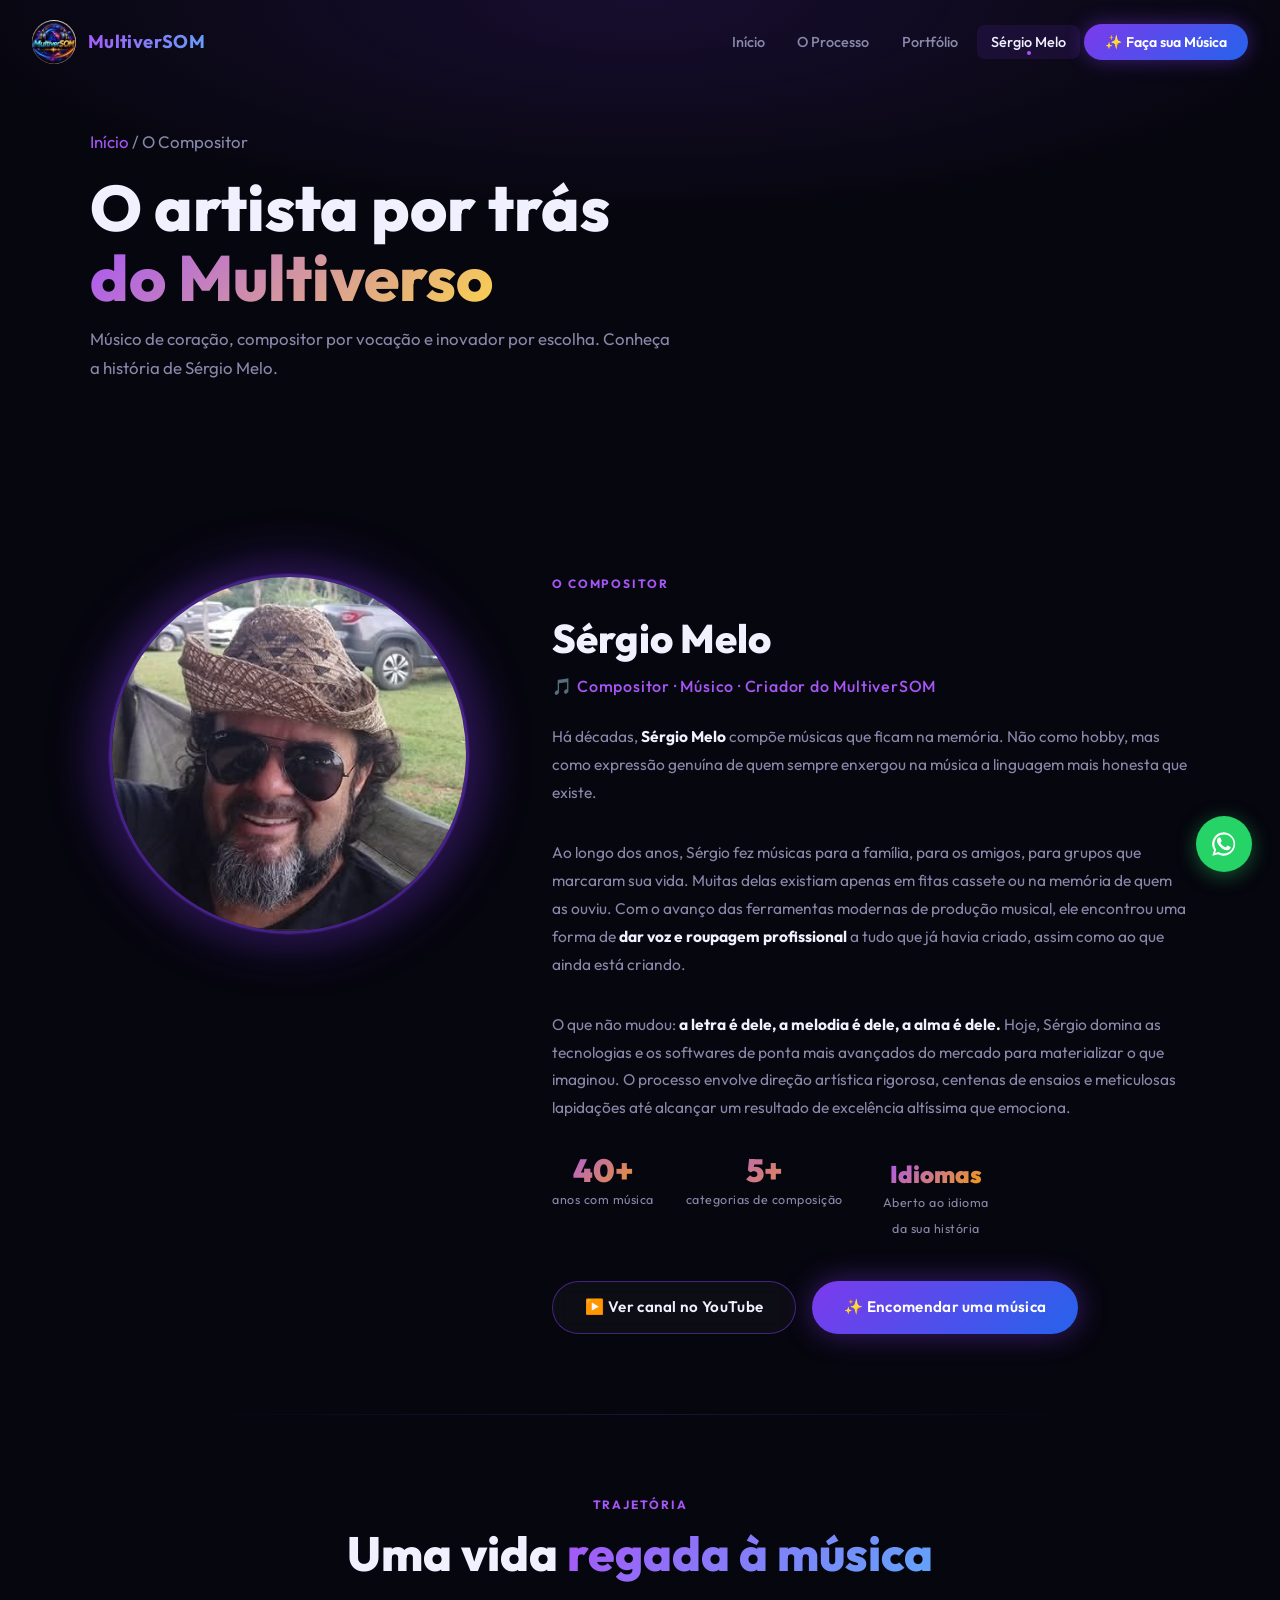
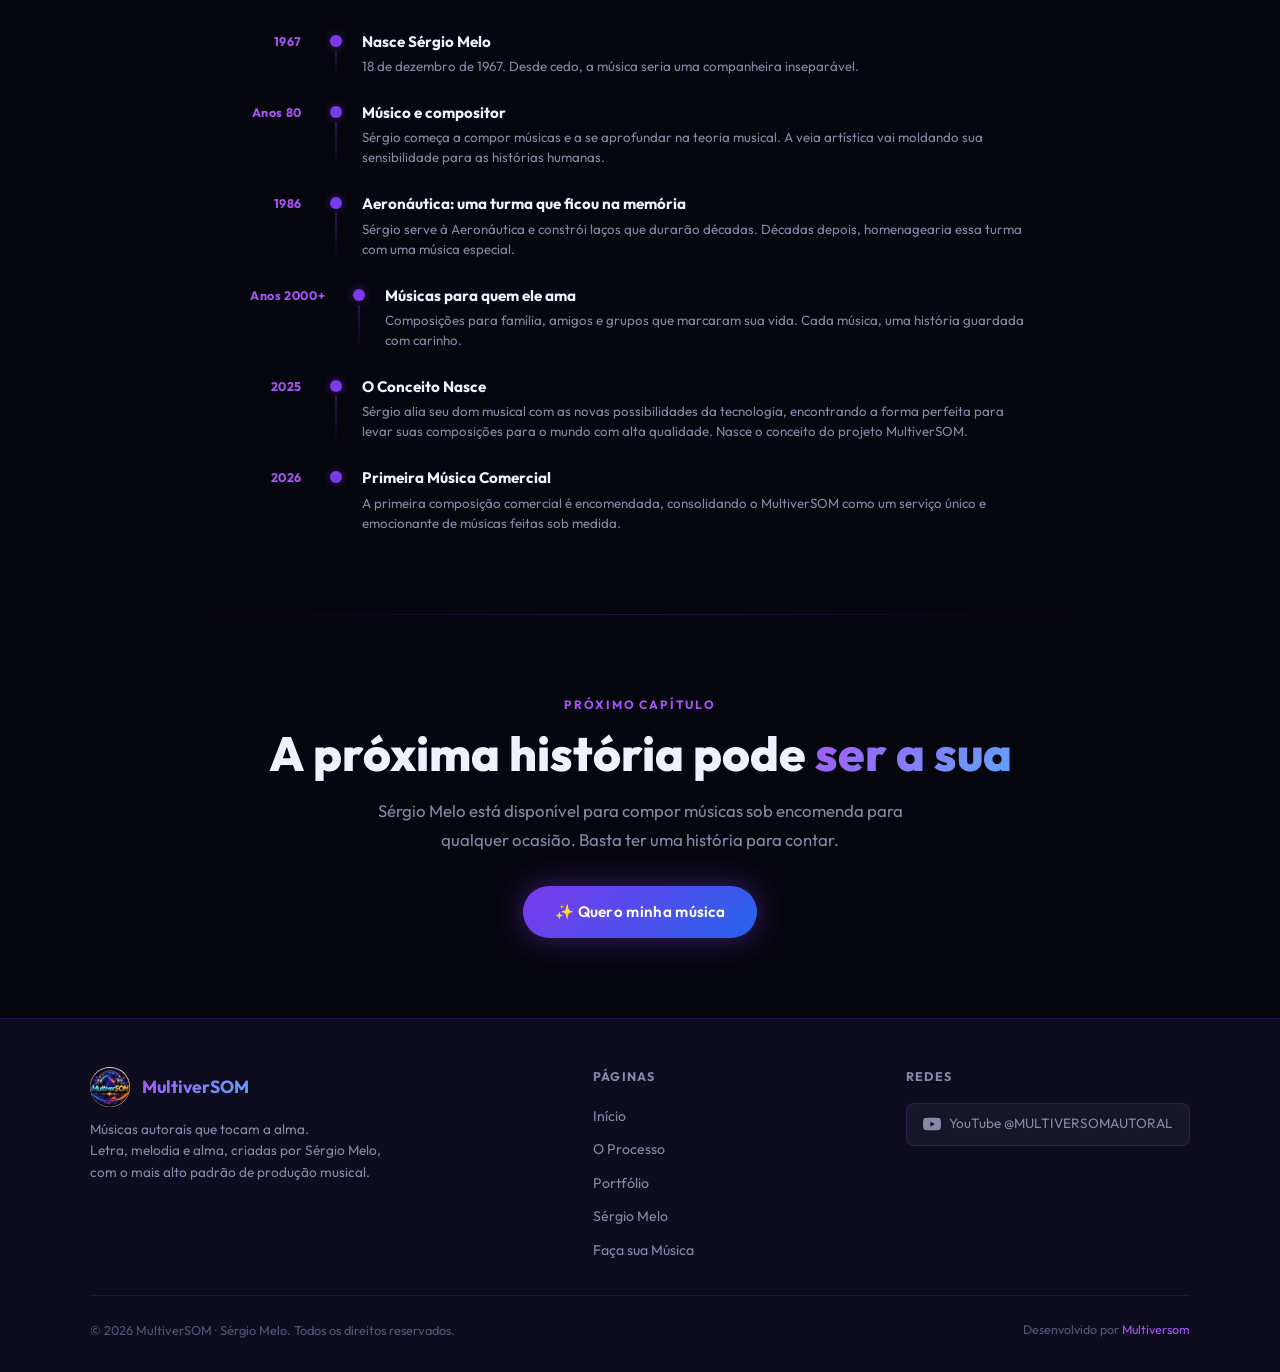
<file: compositor.html>
<!DOCTYPE html>
<html lang="pt-BR">
<head>
  <meta charset="UTF-8">
  <meta name="viewport" content="width=device-width, initial-scale=1.0">
  <title>Sérgio Melo — Compositor | MultiverSOM</title>
  <meta name="description" content="Conheça Sérgio Melo, o compositor por trás do MultiverSOM. Músico desde os anos 80, ele combina décadas de experiência com um nível primoroso de curadoria para criar músicas autorais únicas.">
  <!-- Open Graph -->
  <meta property="og:type" content="website">
  <meta property="og:title" content="Sérgio Melo — Compositor | MultiverSOM">
  <meta property="og:description" content="Conheça Sérgio Melo, o compositor por trás do MultiverSOM. Músico desde os anos 80, ele combina décadas de experiência com um nível primoroso de curadoria para criar músicas autorais únicas.">
  <meta property="og:image" content="https://multiversom.viaei.com/assets/images/og_multiversom.jpg">
  <meta property="og:url" content="https://multiversom.viaei.com/compositor">
  <meta property="og:site_name" content="MultiverSOM">
  <meta property="og:locale" content="pt_BR">
  <!-- Twitter -->
  <meta name="twitter:card" content="summary">
  <meta name="twitter:title" content="Sérgio Melo — Compositor | MultiverSOM">
  <meta name="twitter:description" content="Conheça Sérgio Melo, o compositor por trás do MultiverSOM. Músico desde os anos 80, ele combina décadas de experiência com um nível primoroso de curadoria para criar músicas autorais únicas.">
  <meta name="application-name" content="MultiverSOM">
  <link rel="canonical" href="https://multiversom.viaei.com/compositor">
  <link rel="icon" href="https://multiversom.viaei.com/assets/logo/logomvm.png" type="image/png">
  <link rel="shortcut icon" href="https://multiversom.viaei.com/favicon.ico">
  <link rel="apple-touch-icon" href="https://multiversom.viaei.com/assets/logo/logomvm.png">
  <link rel="stylesheet" href="css/style.css?v=3">
  <style>
    /* Estilos adicionais da página do compositor */
    .about-section {
      padding: 5rem 2rem;
    }

    .about-grid {
      display: grid;
      grid-template-columns: 1fr 1.6fr;
      gap: 4rem;
      align-items: start;
      margin-top: 3rem;
    }

    .about-photo-wrap {
      position: relative;
      display: flex;
      justify-content: center;
    }

    .about-photo {
      width: 100%;
      max-width: 360px;
      aspect-ratio: 1/1;
      object-fit: cover;
      object-position: top center;
      border-radius: 50%;
      box-shadow: 0 0 60px var(--glow-purple), var(--shadow-card);
      border: 3px solid var(--border-bright);
    }

    .about-photo-glow {
      position: absolute;
      inset: -30px;
      border-radius: 50%;
      background: radial-gradient(ellipse, var(--glow-purple), transparent 70%);
      z-index: -1;
      animation: glow-pulse 3s ease-in-out infinite;
    }

    .about-content h2 {
      font-size: clamp(1.6rem, 4vw, 2.5rem);
      font-weight: 800;
      margin-bottom: 0.25rem;
    }

    .about-content .role {
      font-size: 1rem;
      color: var(--primary-light);
      font-weight: 500;
      letter-spacing: 0.05em;
      margin-bottom: 1.5rem;
    }

    .about-content .bio {
      font-size: 0.97rem;
      color: var(--text-muted);
      line-height: 1.8;
      margin-bottom: 2rem;
    }

    .about-content .bio strong { color: var(--text); }

    @media (max-width: 768px) {
      .about-grid { grid-template-columns: 1fr; gap: 2.5rem; }
      .about-photo { max-width: 240px; }
    }
  </style>
</head>
<body>

  <!-- NAVBAR -->
  <nav class="navbar" id="navbar" role="navigation"></nav>

  <!-- PAGE HERO -->
  <header class="page-hero" aria-labelledby="compositor-h1">
    <div class="page-hero-bg"></div>
    <div class="page-hero-content">
      <p class="page-breadcrumb"><a href="./">Início</a> / O Compositor</p>
      <h1 id="compositor-h1">
        O artista por trás<br>
        <span style="background:linear-gradient(135deg,var(--primary-light),var(--accent-light));-webkit-background-clip:text;-webkit-text-fill-color:transparent;background-clip:text;">do Multiverso</span>
      </h1>
      <p>
        Músico de coração, compositor por vocação e inovador por escolha.
        Conheça a história de Sérgio Melo.
      </p>
    </div>
  </header>

  <!-- SOBRE -->
  <section class="about-section" aria-labelledby="sobre-sergio">
    <div class="container">
      <div class="about-grid">

        <!-- FOTO -->
        <div class="about-photo-wrap reveal">
          <div class="about-photo-glow"></div>
          <img src="assets/images/sergiomvm.jpg?v=2"
               alt="Sérgio Melo, compositor do MultiverSOM"
               class="about-photo"
               width="360" height="360">
        </div>

        <!-- CONTEÚDO -->
        <div class="about-content reveal reveal-delay-1">
          <p class="section-label">O Compositor</p>
          <h2 id="sobre-sergio">Sérgio Melo</h2>
          <p class="role">🎵 Compositor · Músico · Criador do MultiverSOM</p>

          <p class="bio">
            Há décadas, <strong>Sérgio Melo</strong> compõe músicas que ficam na memória.
            Não como hobby, mas como expressão genuína de quem sempre enxergou na música
            a linguagem mais honesta que existe.
          </p>

          <p class="bio">
            Ao longo dos anos, Sérgio fez músicas para a família, para os amigos, para grupos
            que marcaram sua vida. Muitas delas existiam apenas em fitas cassete ou na memória
            de quem as ouviu. Com o avanço das ferramentas modernas de produção musical,
            ele encontrou uma forma de <strong>dar voz e roupagem profissional</strong> a tudo
            que já havia criado, assim como ao que ainda está criando.
          </p>

          <p class="bio">
            O que não mudou: <strong>a letra é dele, a melodia é dele, a alma é dele.</strong>
            Hoje, Sérgio domina as tecnologias e os softwares de ponta mais avançados do mercado para materializar o que imaginou. O processo envolve direção artística rigorosa, centenas de ensaios e meticulosas lapidações até alcançar um resultado de excelência altíssima que emociona.
          </p>

          <!-- STATS -->
          <div class="stats-row">
            <div class="stat-item">
              <span class="stat-num">40+</span>
              <span class="stat-label">anos com música</span>
            </div>
            <div class="stat-item">
              <span class="stat-num">5+</span>
              <span class="stat-label">categorias de composição</span>
            </div>
            <div class="stat-item" style="padding: 0.5rem;">
              <span class="stat-num" style="font-size: 1.5rem; display: block; margin-bottom: 0.2rem;">Idiomas</span>
              <span class="stat-label">Aberto ao idioma<br>da sua história</span>
            </div>
          </div>

          <!-- CTA -->
          <div style="margin-top:2rem; display:flex; gap:1rem; flex-wrap:wrap;">
            <a href="https://www.youtube.com/@MULTIVERSOMAUTORAL"
               target="_blank" rel="noopener"
               class="btn btn-outline"
               id="compositor-btn-youtube">
              ▶️ Ver canal no YouTube
            </a>
            <a href="contato" class="btn btn-primary" id="compositor-btn-contato">
              ✨ Encomendar uma música
            </a>
          </div>
        </div>

      </div>
    </div>
  </section>

  <div class="section-divider"></div>

  <!-- LINHA DO TEMPO -->
  <section aria-labelledby="timeline-title">
    <div class="container" style="max-width:780px;">
      <div class="text-center reveal">
        <p class="section-label">Trajetória</p>
        <h2 class="section-title" id="timeline-title">
          Uma vida <span>regada à música</span>
        </h2>
      </div>

      <div class="timeline reveal" style="margin-top:3rem;">

        <div class="timeline-item">
          <div class="timeline-left">
            <span class="timeline-year">1967</span>
          </div>
          <div class="timeline-left" style="align-items:center;">
            <span class="timeline-dot"></span>
            <span class="timeline-line"></span>
          </div>
          <div class="timeline-content">
            <h4>Nasce Sérgio Melo</h4>
            <p>18 de dezembro de 1967. Desde cedo, a música seria uma companheira inseparável.</p>
          </div>
        </div>

        <div class="timeline-item">
          <div class="timeline-left">
            <span class="timeline-year">Anos 80</span>
          </div>
          <div class="timeline-left" style="align-items:center;">
            <span class="timeline-dot"></span>
            <span class="timeline-line"></span>
          </div>
          <div class="timeline-content">
            <h4>Músico e compositor</h4>
            <p>Sérgio começa a compor músicas e a se aprofundar na teoria musical. A veia artística vai moldando sua sensibilidade para as histórias humanas.</p>
          </div>
        </div>

        <div class="timeline-item">
          <div class="timeline-left">
            <span class="timeline-year">1986</span>
          </div>
          <div class="timeline-left" style="align-items:center;">
            <span class="timeline-dot"></span>
            <span class="timeline-line"></span>
          </div>
          <div class="timeline-content">
            <h4>Aeronáutica: uma turma que ficou na memória</h4>
            <p>Sérgio serve à Aeronáutica e constrói laços que durarão décadas. Décadas depois, homenagearia essa turma com uma música especial.</p>
          </div>
        </div>

        <div class="timeline-item">
          <div class="timeline-left">
            <span class="timeline-year">Anos 2000+</span>
          </div>
          <div class="timeline-left" style="align-items:center;">
            <span class="timeline-dot"></span>
            <span class="timeline-line"></span>
          </div>
          <div class="timeline-content">
            <h4>Músicas para quem ele ama</h4>
            <p>Composições para família, amigos e grupos que marcaram sua vida. Cada música, uma história guardada com carinho.</p>
          </div>
        </div>

        <div class="timeline-item">
          <div class="timeline-left">
            <span class="timeline-year">2025</span>
          </div>
          <div class="timeline-left" style="align-items:center;">
            <span class="timeline-dot"></span>
            <span class="timeline-line"></span>
          </div>
          <div class="timeline-content">
            <h4>O Conceito Nasce</h4>
            <p>Sérgio alia seu dom musical com as novas possibilidades da tecnologia, encontrando a forma perfeita para levar suas composições para o mundo com alta qualidade. Nasce o conceito do projeto MultiverSOM.</p>
          </div>
        </div>

        <div class="timeline-item">
          <div class="timeline-left">
            <span class="timeline-year">2026</span>
          </div>
          <div class="timeline-left" style="align-items:center;">
            <span class="timeline-dot"></span>
            <!-- sem linha — último item -->
          </div>
          <div class="timeline-content">
            <h4>Primeira Música Comercial</h4>
            <p>A primeira composição comercial é encomendada, consolidando o MultiverSOM como um serviço único e emocionante de músicas feitas sob medida.</p>
          </div>
        </div>


      </div>
    </div>
  </section>

  <div class="section-divider"></div>

  <!-- CTA -->
  <section style="text-align:center;" aria-labelledby="compositor-cta">
    <div class="container reveal">
      <p class="section-label">Próximo capítulo</p>
      <h2 class="section-title" id="compositor-cta">
        A próxima história pode <span>ser a sua</span>
      </h2>
      <p class="section-lead" style="margin:0 auto 2rem;">
        Sérgio Melo está disponível para compor músicas sob encomenda para qualquer ocasião.
        Basta ter uma história para contar.
      </p>
      <a href="contato" class="btn btn-primary" id="compositor-cta-btn">
        ✨ Quero minha música
      </a>
    </div>
  </section>

  <!-- FOOTER -->
  <footer id="site-footer"></footer>

  <!-- WHATSAPP FLOAT -->
  <a id="whatsapp-float" class="whatsapp-float" href="#"></a>

  <!-- VIDEO MODAL -->
  <div class="modal-overlay" id="video-modal" role="dialog"></div>

  <script src="js/components.js?v=2"></script>
  <script src="js/main.js"></script>
</body>
</html>
</file>
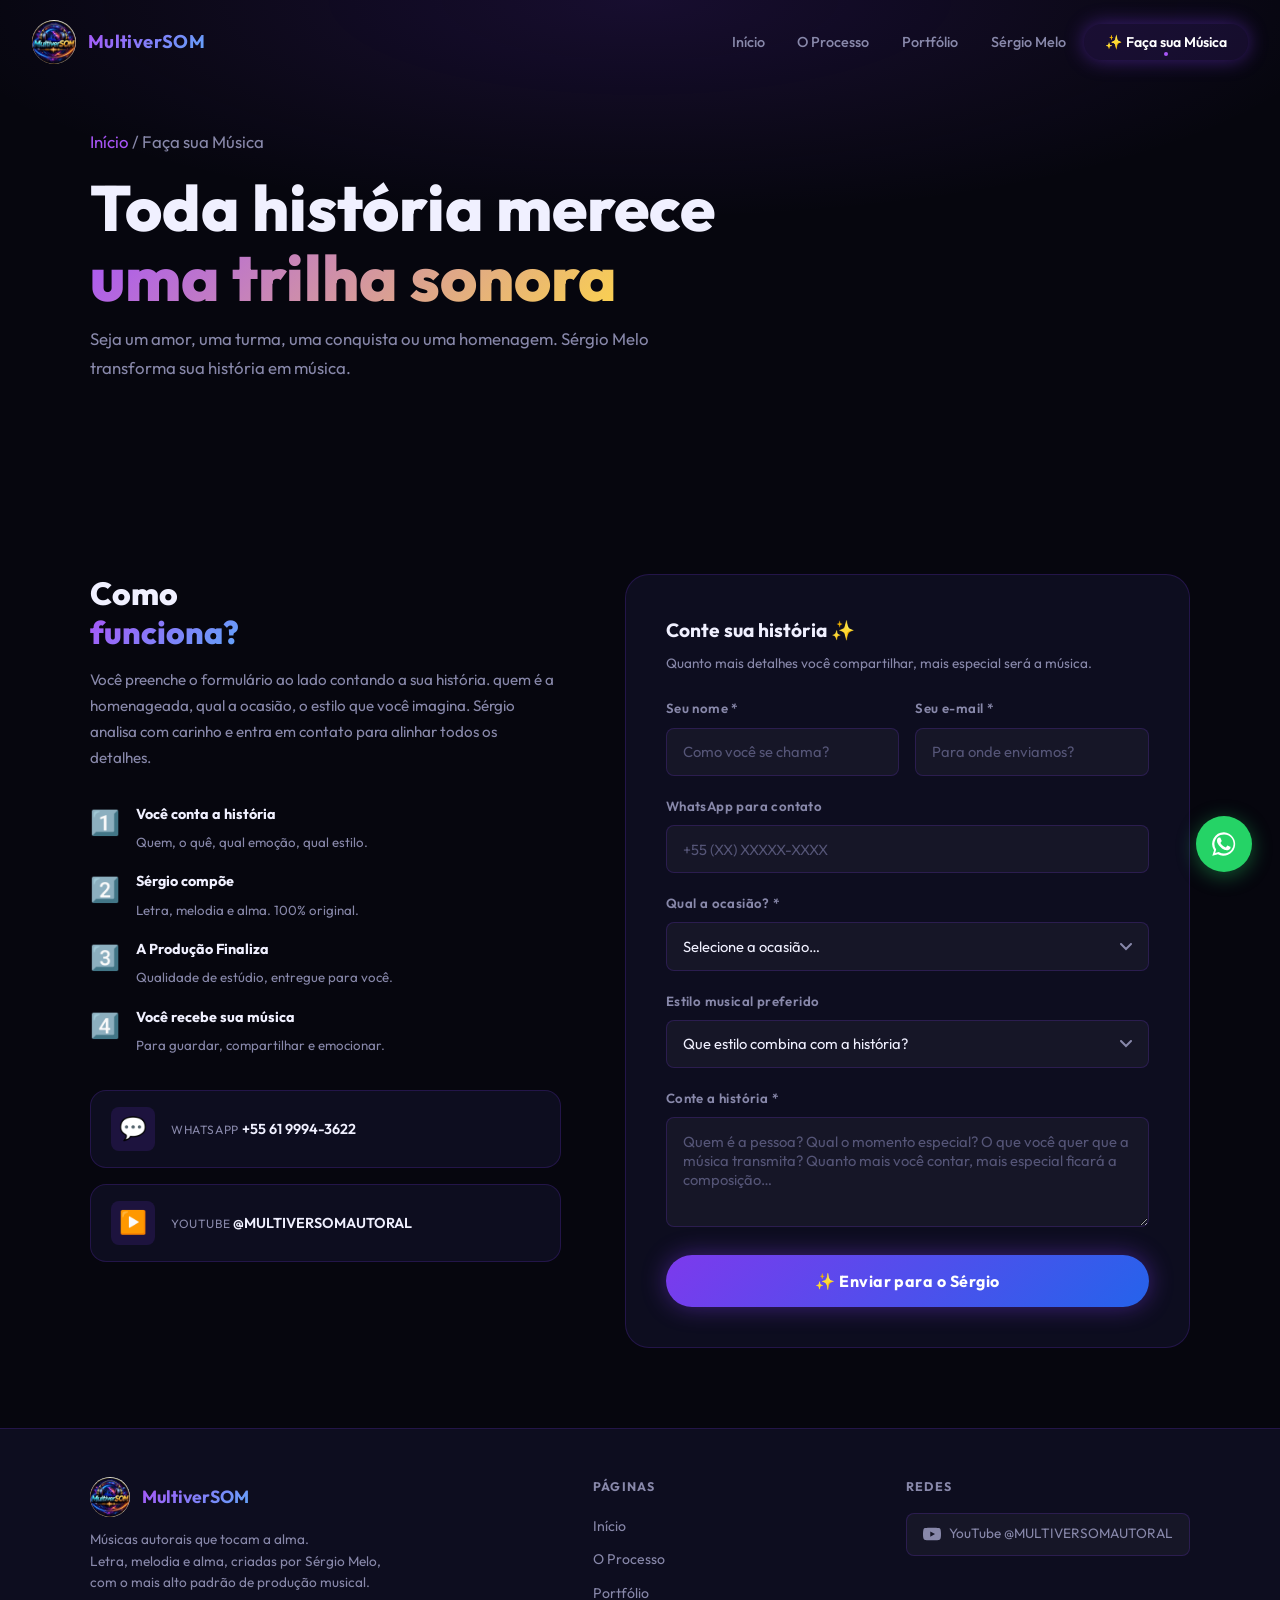
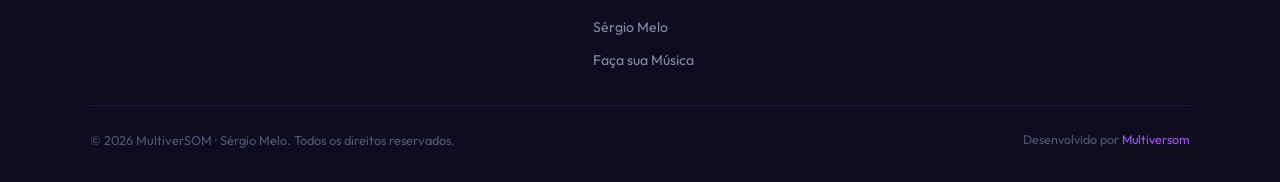
<file: contato.html>
<!DOCTYPE html>
<html lang="pt-BR">
<head>
  <meta charset="UTF-8">
  <meta name="viewport" content="width=device-width, initial-scale=1.0">
  <title>Faça sua Música — MultiverSOM | Encomende com Sérgio Melo</title>
  <meta name="description" content="Encomende sua música personalizada com Sérgio Melo do MultiverSOM. Qualquer história, qualquer ocasião, qualquer estilo. Contato via formulário ou WhatsApp.">
  <!-- Open Graph -->
  <meta property="og:type" content="website">
  <meta property="og:title" content="Faça sua Música — MultiverSOM | Encomende com Sérgio Melo">
  <meta property="og:description" content="Encomende sua música personalizada com Sérgio Melo do MultiverSOM. Qualquer história, qualquer ocasião, qualquer estilo. Contato via formulário ou WhatsApp.">
  <meta property="og:image" content="https://multiversom.viaei.com/assets/images/og_multiversom.jpg">
  <meta property="og:url" content="https://multiversom.viaei.com/contato">
  <meta property="og:site_name" content="MultiverSOM">
  <meta property="og:locale" content="pt_BR">
  <!-- Twitter -->
  <meta name="twitter:card" content="summary">
  <meta name="twitter:title" content="Faça sua Música — MultiverSOM | Encomende com Sérgio Melo">
  <meta name="twitter:description" content="Encomende sua música personalizada com Sérgio Melo do MultiverSOM. Qualquer história, qualquer ocasião, qualquer estilo. Contato via formulário ou WhatsApp.">
  <meta name="application-name" content="MultiverSOM">
  <link rel="canonical" href="https://multiversom.viaei.com/contato">
  <link rel="icon" href="https://multiversom.viaei.com/assets/logo/logomvm.png" type="image/png">
  <link rel="shortcut icon" href="https://multiversom.viaei.com/favicon.ico">
  <link rel="apple-touch-icon" href="https://multiversom.viaei.com/assets/logo/logomvm.png">
  <link rel="stylesheet" href="css/style.css?v=3">
</head>
<body>

  <!-- NAVBAR -->
  <nav class="navbar" id="navbar" role="navigation"></nav>

  <!-- PAGE HERO -->
  <header class="page-hero" aria-labelledby="contato-h1">
    <div class="page-hero-bg"></div>
    <div class="page-hero-content">
      <p class="page-breadcrumb"><a href="./">Início</a> / Faça sua Música</p>
      <h1 id="contato-h1">
        Toda história merece<br>
        <span style="background:linear-gradient(135deg,var(--primary-light),var(--accent-light));-webkit-background-clip:text;-webkit-text-fill-color:transparent;background-clip:text;">uma trilha sonora</span>
      </h1>
      <p>
        Seja um amor, uma turma, uma conquista ou uma homenagem.
        Sérgio Melo transforma sua história em música.
      </p>
    </div>
  </header>

  <!-- CONTATO -->
  <section aria-labelledby="contato-section">
    <div class="container">
      <div class="contact-grid">

        <!-- INFO -->
        <div class="contact-info reveal">
          <h2 style="font-size:clamp(1.4rem,3vw,2rem); font-weight:800; margin-bottom:1rem; line-height:1.2;">
            Como<br><span style="background:linear-gradient(135deg,var(--primary-light),var(--secondary-light));-webkit-background-clip:text;-webkit-text-fill-color:transparent;background-clip:text;">funciona?</span>
          </h2>

          <p>
            Você preenche o formulário ao lado contando a sua história.
            quem é a homenageada, qual a ocasião, o estilo que você imagina.
            Sérgio analisa com carinho e entra em contato para alinhar todos os detalhes.
          </p>

          <div style="margin:2rem 0;">
            <div style="display:flex;flex-direction:column;gap:1rem;">
              <div style="display:flex;align-items:flex-start;gap:1rem;">
                <span style="font-size:1.5rem;flex-shrink:0;">1️⃣</span>
                <div>
                  <strong style="display:block;font-size:0.9rem;margin-bottom:0.2rem;">Você conta a história</strong>
                  <span style="font-size:0.83rem;color:var(--text-muted);">Quem, o quê, qual emoção, qual estilo.</span>
                </div>
              </div>
              <div style="display:flex;align-items:flex-start;gap:1rem;">
                <span style="font-size:1.5rem;flex-shrink:0;">2️⃣</span>
                <div>
                  <strong style="display:block;font-size:0.9rem;margin-bottom:0.2rem;">Sérgio compõe</strong>
                  <span style="font-size:0.83rem;color:var(--text-muted);">Letra, melodia e alma. 100% original.</span>
                </div>
              </div>
              <div style="display:flex;align-items:flex-start;gap:1rem;">
                <span style="font-size:1.5rem;flex-shrink:0;">3️⃣</span>
                <div>
                  <strong style="display:block;font-size:0.9rem;margin-bottom:0.2rem;">A Produção Finaliza</strong>
                  <span style="font-size:0.83rem;color:var(--text-muted);">Qualidade de estúdio, entregue para você.</span>
                </div>
              </div>
              <div style="display:flex;align-items:flex-start;gap:1rem;">
                <span style="font-size:1.5rem;flex-shrink:0;">4️⃣</span>
                <div>
                  <strong style="display:block;font-size:0.9rem;margin-bottom:0.2rem;">Você recebe sua música</strong>
                  <span style="font-size:0.83rem;color:var(--text-muted);">Para guardar, compartilhar e emocionar.</span>
                </div>
              </div>
            </div>
          </div>

          <!-- OPÇÕES DE CONTATO -->
          <div class="contact-options">
            <a href="https://wa.me/5561999943622?text=Olá%20Sérgio!%20Vim%20pelo%20site%20MultiverSOM%20e%20gostaria%20de%20conversar%20sobre%20uma%20música."
               target="_blank" rel="noopener"
               class="contact-option"
               id="contato-whatsapp-btn">
              <div class="contact-option-icon">💬</div>
              <div class="contact-option-text">
                <span class="label">WhatsApp</span>
                <span class="value">+55 61 9994-3622</span>
              </div>
            </a>

            <a href="https://www.youtube.com/@MULTIVERSOMAUTORAL"
               target="_blank" rel="noopener"
               class="contact-option"
               id="contato-youtube-btn">
              <div class="contact-option-icon">▶️</div>
              <div class="contact-option-text">
                <span class="label">YouTube</span>
                <span class="value">@MULTIVERSOMAUTORAL</span>
              </div>
            </a>
          </div>
        </div>

        <!-- FORMULÁRIO -->
        <div class="reveal reveal-delay-2">
          <div class="form-card">
            <h3 style="font-size:1.2rem;font-weight:700;margin-bottom:0.4rem;">
              Conte sua história ✨
            </h3>
            <p style="font-size:0.85rem;color:var(--text-muted);margin-bottom:1.5rem;">
              Quanto mais detalhes você compartilhar, mais especial será a música.
            </p>

            <form id="contact-form"
                  action="https://formspree.io/f/mqpzaald"
                  method="POST"
                  novalidate>

              <!-- Hidden fields -->
              <input type="hidden" name="_subject" value="Nova encomenda — MultiverSOM">
              <input type="hidden" name="_language" value="pt">

              <div class="form-row">
                <div class="form-group">
                  <label for="nome">Seu nome *</label>
                  <input type="text" id="nome" name="nome"
                         placeholder="Como você se chama?" required autocomplete="name">
                </div>
                <div class="form-group">
                  <label for="email">Seu e-mail *</label>
                  <input type="email" id="email" name="email"
                         placeholder="Para onde enviamos?" required autocomplete="email">
                </div>
              </div>

              <div class="form-group">
                <label for="whatsapp">WhatsApp para contato</label>
                <input type="tel" id="whatsapp" name="whatsapp"
                       placeholder="+55 (XX) XXXXX-XXXX" autocomplete="tel">
              </div>

              <div class="form-group">
                <label for="ocasiao">Qual a ocasião? *</label>
                <select id="ocasiao" name="ocasiao" required>
                  <option value="" disabled selected>Selecione a ocasião…</option>
                  <option value="homenagem-pessoa">Homenagem a uma pessoa</option>
                  <option value="declaracao-amor">Declaração de amor / casamento / aniversário</option>
                  <option value="grupo-turma">Grupo, turma ou time</option>
                  <option value="familia">Celebração familiar</option>
                  <option value="paixao-conquista">Paixão ou conquista especial</option>
                  <option value="comercial">Música comercial / empresarial</option>
                  <option value="outro">Outra ocasião</option>
                </select>
              </div>

              <div class="form-group">
                <label for="estilo">Estilo musical preferido</label>
                <select id="estilo" name="estilo">
                  <option value="" disabled selected>Que estilo combina com a história?</option>
                  <option value="pop">Pop</option>
                  <option value="sertanejo">Sertanejo</option>
                  <option value="romantico">Romântico</option>
                  <option value="internacional">Internacional (inglês)</option>
                  <option value="mpb">MPB</option>
                  <option value="surpresa">Deixa o Sérgio decidir! 🎵</option>
                </select>
              </div>

              <div class="form-group">
                <label for="historia">Conte a história *</label>
                <textarea id="historia" name="historia"
                          placeholder="Quem é a pessoa? Qual o momento especial? O que você quer que a música transmita? Quanto mais você contar, mais especial ficará a composição…"
                          required></textarea>
              </div>

              <button type="submit" class="form-submit" id="form-submit-btn">
                ✨ Enviar para o Sérgio
              </button>
            </form>

            <!-- Mensagem de sucesso -->
            <div class="form-success" id="form-success">
              <div class="success-icon">🎵</div>
              <h3>Mensagem enviada!</h3>
              <p>
                Sérgio vai adorar conhecer sua história. Ele entrará em contato
                em breve para conversarem sobre a composição.
              </p>
              <a href="https://wa.me/5561999943622?text=Olá%20Sérgio!%20Acabei%20de%20enviar%20uma%20mensagem%20pelo%20site."
                 target="_blank" rel="noopener"
                 class="btn btn-primary"
                 style="margin-top:1.5rem;display:inline-flex;"
                 id="form-success-wa">
                💬 Também falar pelo WhatsApp
              </a>
            </div>
          </div>
        </div>

      </div>
    </div>
  </section>

  <!-- FOOTER -->
  <footer id="site-footer"></footer>

  <!-- WHATSAPP FLOAT -->
  <a id="whatsapp-float" class="whatsapp-float" href="#"></a>

  <!-- VIDEO MODAL -->
  <div class="modal-overlay" id="video-modal" role="dialog"></div>

  <script src="js/components.js?v=2"></script>
  <script src="js/main.js"></script>
</body>
</html>
</file>
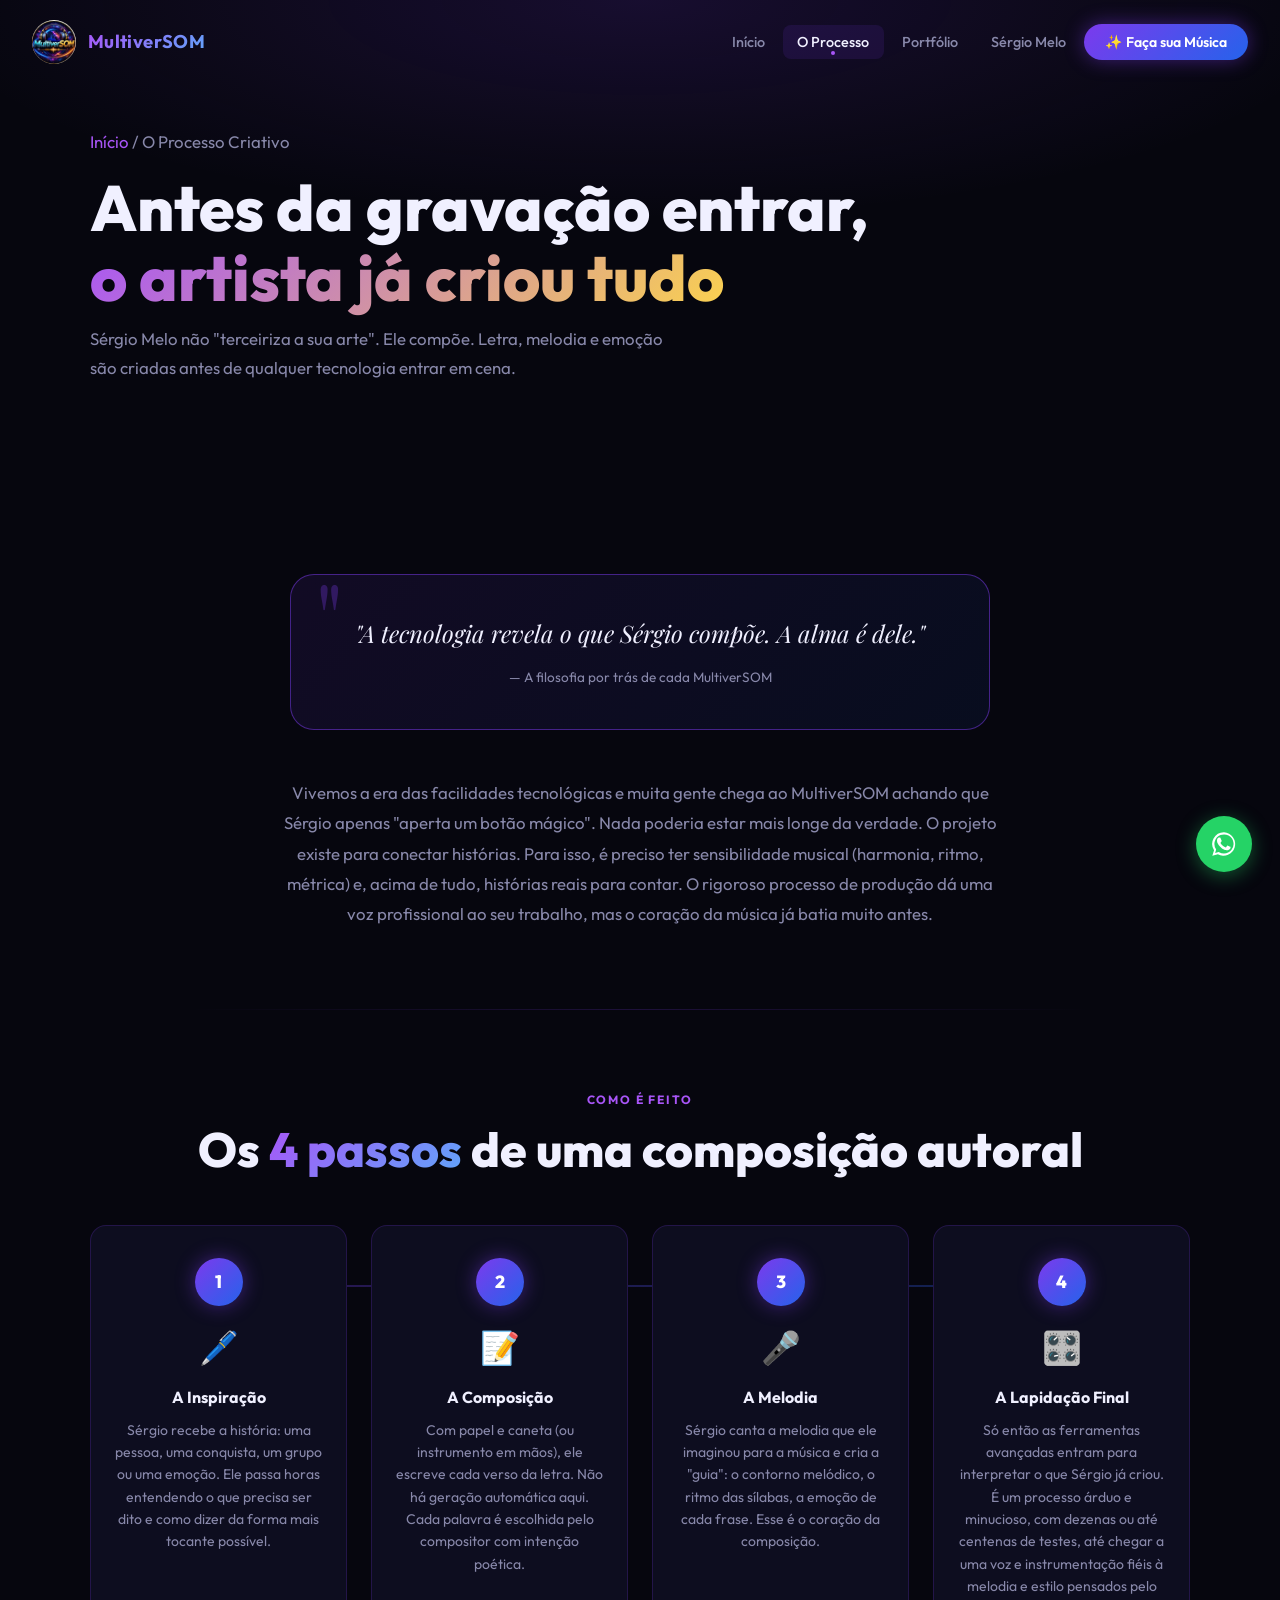
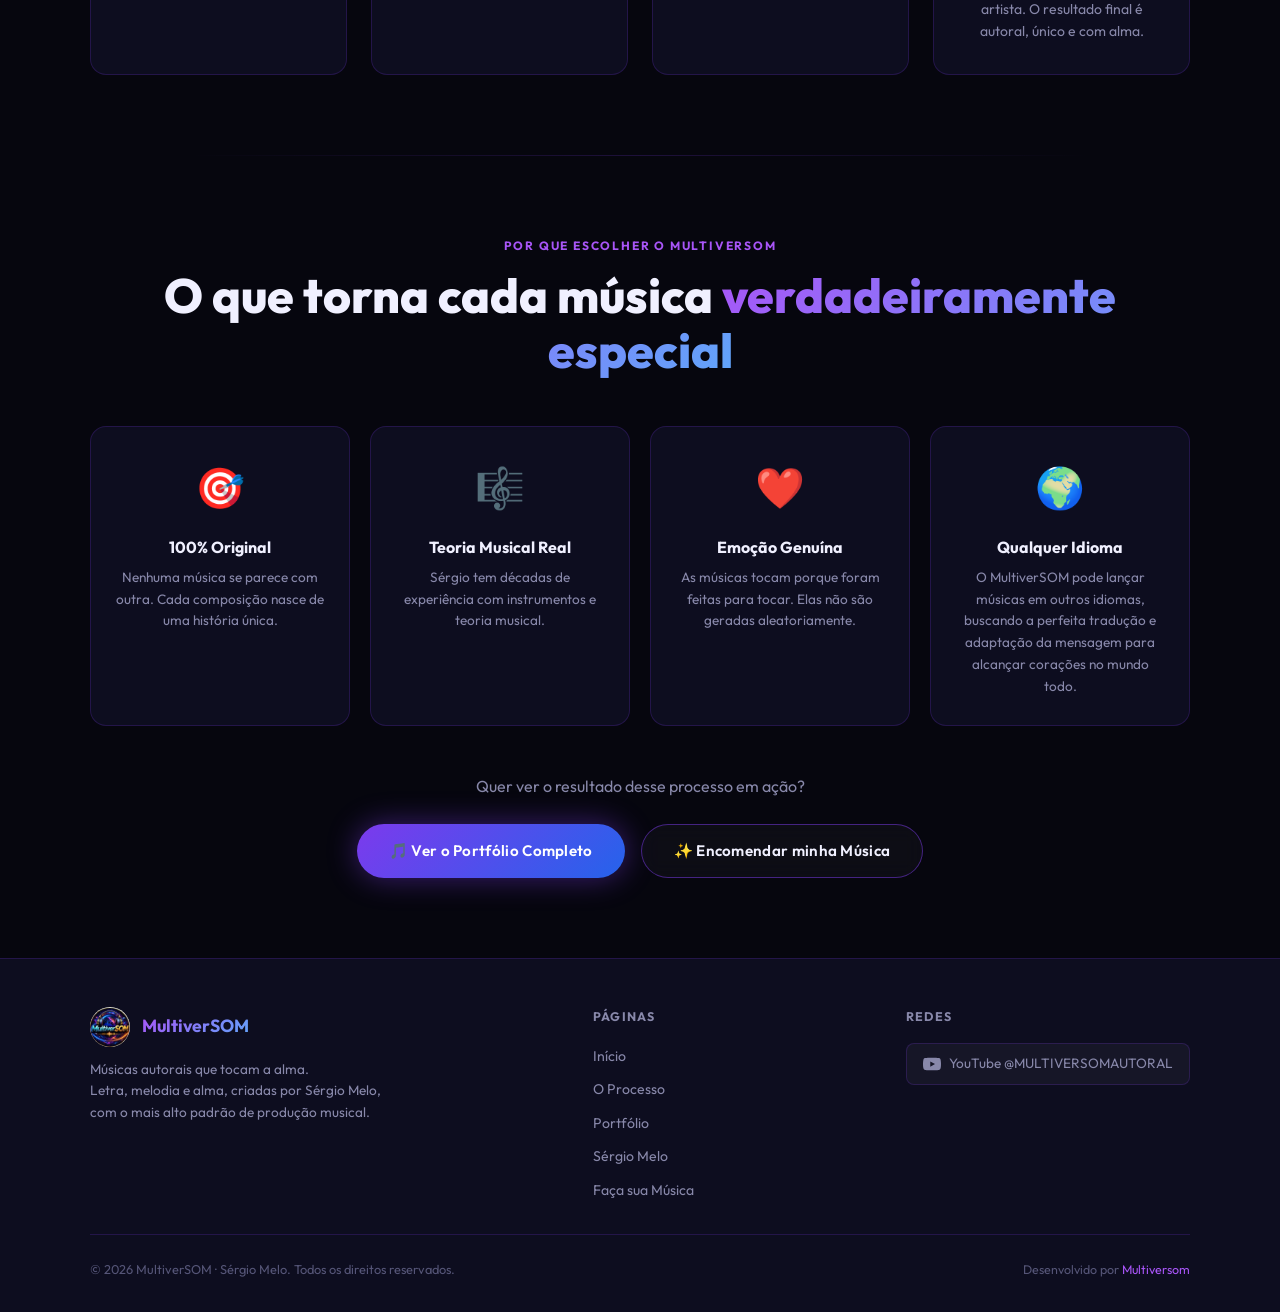
<file: processo.html>
<!DOCTYPE html>
<html lang="pt-BR">
<head>
  <meta charset="UTF-8">
  <meta name="viewport" content="width=device-width, initial-scale=1.0">
  <title>O Processo Criativo — MultiverSOM | Sérgio Melo</title>
  <meta name="description" content="Descubra como Sérgio Melo compõe: letra, melodia e alma criadas pelo artista antes da gravação entrar em cena. A tecnologia reproduz o que Sérgio compõe.">
  <!-- Open Graph -->
  <meta property="og:type" content="website">
  <meta property="og:title" content="O Processo Criativo — MultiverSOM | Sérgio Melo">
  <meta property="og:description" content="Descubra como Sérgio Melo compõe: letra, melodia e alma criadas pelo artista antes da gravação entrar em cena. A tecnologia reproduz o que Sérgio compõe.">
  <meta property="og:image" content="https://multiversom.viaei.com/assets/images/og_multiversom.jpg">
  <meta property="og:url" content="https://multiversom.viaei.com/processo">
  <meta property="og:site_name" content="MultiverSOM">
  <meta property="og:locale" content="pt_BR">
  <!-- Twitter -->
  <meta name="twitter:card" content="summary">
  <meta name="twitter:title" content="O Processo Criativo — MultiverSOM | Sérgio Melo">
  <meta name="twitter:description" content="Descubra como Sérgio Melo compõe: letra, melodia e alma criadas pelo artista antes da gravação entrar em cena. A tecnologia reproduz o que Sérgio compõe.">
  <meta name="application-name" content="MultiverSOM">
  <link rel="canonical" href="https://multiversom.viaei.com/processo">
  <link rel="icon" href="https://multiversom.viaei.com/assets/logo/logomvm.png" type="image/png">
  <link rel="shortcut icon" href="https://multiversom.viaei.com/favicon.ico">
  <link rel="apple-touch-icon" href="https://multiversom.viaei.com/assets/logo/logomvm.png">
  <link rel="stylesheet" href="css/style.css?v=3">
</head>
<body>

  <!-- NAVBAR -->
  <nav class="navbar" id="navbar" role="navigation"></nav>

  <!-- PAGE HERO -->
  <header class="page-hero" aria-labelledby="processo-h1">
    <div class="page-hero-bg"></div>
    <div class="page-hero-content">
      <p class="page-breadcrumb"><a href="./">Início</a> / O Processo Criativo</p>
      <h1 id="processo-h1">
        Antes da gravação entrar,<br>
        <span style="background:linear-gradient(135deg,var(--primary-light),var(--accent-light));-webkit-background-clip:text;-webkit-text-fill-color:transparent;background-clip:text;">o artista já criou tudo</span>
      </h1>
      <p>
        Sérgio Melo não "terceiriza a sua arte". Ele compõe. Letra, melodia e emoção são
        criadas antes de qualquer tecnologia entrar em cena.
      </p>
    </div>
  </header>

  <!-- INTRO -->
  <section aria-labelledby="intro-section">
    <div class="container">
      <div class="pull-quote reveal">
        <blockquote>
          "A tecnologia revela o que Sérgio compõe. A alma é dele."
        </blockquote>
        <cite>— A filosofia por trás de cada MultiverSOM</cite>
      </div>

      <div style="max-width:720px; margin:0 auto; text-align:center;" class="reveal">
        <p style="font-size:1.05rem; color:var(--text-muted); line-height:1.8;">
          Vivemos a era das facilidades tecnológicas e muita gente chega ao MultiverSOM achando que Sérgio
          apenas "aperta um botão mágico". Nada poderia estar mais longe da verdade. O projeto existe para 
          conectar histórias. Para isso, é preciso ter sensibilidade musical (harmonia, ritmo, métrica)
          e, acima de tudo, histórias reais para contar. O rigoroso processo de produção dá uma voz profissional ao
          seu trabalho, mas o coração da música já batia muito antes.    </p>
      </div>
    </div>
  </section>

  <div class="section-divider"></div>

  <!-- OS 4 PASSOS -->
  <section aria-labelledby="passos-title">
    <div class="container">
      <div class="text-center reveal">
        <p class="section-label">Como é feito</p>
        <h2 class="section-title" id="passos-title">
          Os <span>4 passos</span> de uma composição autoral
        </h2>
      </div>

      <div class="process-steps">
        <div class="process-step reveal reveal-delay-1">
          <div class="step-number">1</div>
          <span class="step-icon">🖊️</span>
          <h3>A Inspiração</h3>
          <p>
            Sérgio recebe a história: uma pessoa, uma conquista, um grupo ou uma emoção.
            Ele passa horas entendendo o que precisa ser dito e como dizer da forma mais
            tocante possível.
          </p>
        </div>

        <div class="process-step reveal reveal-delay-2">
          <div class="step-number">2</div>
          <span class="step-icon">📝</span>
          <h3>A Composição</h3>
          <p>
            Com papel e caneta (ou instrumento em mãos), ele escreve cada verso da letra.
            Não há geração automática aqui. Cada palavra é escolhida pelo compositor
            com intenção poética.
          </p>
        </div>

        <div class="process-step reveal reveal-delay-3">
          <div class="step-number">3</div>
          <span class="step-icon">🎤</span>
          <h3>A Melodia</h3>
          <p>
            Sérgio canta a melodia que ele imaginou para a música e cria a "guia":
            o contorno melódico, o ritmo das sílabas, a emoção de cada frase.
            Esse é o coração da composição.
          </p>
        </div>

        <div class="process-step reveal reveal-delay-4">
          <div class="step-number">4</div>
          <span class="step-icon">🎛️</span>
          <h3>A Lapidação Final</h3>
          <p>
            Só então as ferramentas avançadas entram para interpretar o que Sérgio já criou.
            É um processo árduo e minucioso, com dezenas ou até centenas de testes, até chegar a uma voz e instrumentação fiéis à melodia e estilo pensados pelo artista.
            O resultado final é autoral, único e com alma.
          </p>
        </div>
      </div>
    </div>
  </section>

  <div class="section-divider"></div>

  <!-- DIFERENCIAIS -->
  <section aria-labelledby="diferencial-title">
    <div class="container">
      <div class="text-center reveal">
        <p class="section-label">Por que escolher o MultiverSOM</p>
        <h2 class="section-title" id="diferencial-title">
          O que torna cada música <span>verdadeiramente especial</span>
        </h2>
      </div>

      <div class="pillars" style="margin-top:3rem;">
        <div class="pillar-card reveal reveal-delay-1">
          <span class="pillar-icon">🎯</span>
          <h3>100% Original</h3>
          <p>Nenhuma música se parece com outra. Cada composição nasce de uma história única.</p>
        </div>
        <div class="pillar-card reveal reveal-delay-2">
          <span class="pillar-icon">🎼</span>
          <h3>Teoria Musical Real</h3>
          <p>Sérgio tem décadas de experiência com instrumentos e teoria musical.</p>
        </div>
        <div class="pillar-card reveal reveal-delay-3">
          <span class="pillar-icon">❤️</span>
          <h3>Emoção Genuína</h3>
          <p>As músicas tocam porque foram feitas para tocar. Elas não são geradas aleatoriamente.</p>
        </div>
        <div class="pillar-card reveal reveal-delay-4">
          <span class="pillar-icon">🌍</span>
          <h3>Qualquer Idioma</h3>
          <p>O MultiverSOM pode lançar músicas em outros idiomas, buscando a perfeita tradução e adaptação da mensagem para alcançar corações no mundo todo.</p>
        </div>
      </div>

      <div style="text-align:center; margin-top:3rem;" class="reveal">
        <p style="font-size:1rem; color:var(--text-muted); margin-bottom:1.5rem;">
          Quer ver o resultado desse processo em ação?
        </p>
        <div style="display:flex;gap:1rem;justify-content:center;flex-wrap:wrap;">
          <a href="portfolio" class="btn btn-primary" id="processo-btn-portfolio">
            🎵 Ver o Portfólio Completo
          </a>
          <a href="contato" class="btn btn-outline" id="processo-btn-contato">
            ✨ Encomendar minha Música
          </a>
        </div>
      </div>
    </div>
  </section>

  <!-- FOOTER -->
  <footer id="site-footer"></footer>

  <!-- WHATSAPP FLOAT -->
  <a id="whatsapp-float" class="whatsapp-float" href="#"></a>

  <!-- VIDEO MODAL -->
  <div class="modal-overlay" id="video-modal" role="dialog"></div>

  <script src="js/components.js?v=2"></script>
  <script src="js/main.js"></script>
</body>
</html>
</file>
<file: css/style.css>
/* =========================================================
   MULTIVERSOM — Design System
   Identidade visual baseada no logo e banner de Sérgio Melo
   ========================================================= */

@import url('https://fonts.googleapis.com/css2?family=Outfit:wght@300;400;500;600;700;800;900&family=Playfair+Display:ital,wght@0,700;1,600&display=swap');

/* ── TOKENS ── */
:root {
  --bg-deep:        #06060e;
  --bg-card:        #0d0d1f;
  --bg-card-hover:  #12122a;
  --bg-overlay:     rgba(6, 6, 14, 0.85);
  --primary:        #7c3aed;
  --primary-light:  #a855f7;
  --secondary:      #2563eb;
  --secondary-light:#60a5fa;
  --accent:         #f59e0b;
  --accent-light:   #fcd34d;
  --text:           #f0f0ff;
  --text-muted:     #8888aa;
  --text-dim:       #555577;
  --glow-purple:    rgba(124, 58, 237, 0.45);
  --glow-blue:      rgba(37, 99, 235, 0.35);
  --glow-gold:      rgba(245, 158, 11, 0.4);
  --border:         rgba(124, 58, 237, 0.2);
  --border-bright:  rgba(124, 58, 237, 0.5);
  --radius-sm:      8px;
  --radius-md:      16px;
  --radius-lg:      24px;
  --radius-xl:      40px;
  --shadow-card:    0 4px 32px rgba(0,0,0,0.5), 0 0 0 1px var(--border);
  --shadow-glow:    0 0 40px var(--glow-purple);
  --transition:     all 0.3s cubic-bezier(0.4, 0, 0.2, 1);
  --font-body:      'Outfit', sans-serif;
  --font-display:   'Playfair Display', serif;
}

/* ── RESET & BASE ── */
*, *::before, *::after { box-sizing: border-box; margin: 0; padding: 0; }
html { scroll-behavior: smooth; font-size: 16px; }

body {
  font-family: var(--font-body);
  background-color: var(--bg-deep);
  color: var(--text);
  line-height: 1.6;
  overflow-x: hidden;
}

img { max-width: 100%; height: auto; display: block; }
a { color: inherit; text-decoration: none; }
ul { list-style: none; }
button { cursor: pointer; border: none; background: none; font-family: inherit; }

/* ── SCROLLBAR ── */
::-webkit-scrollbar { width: 6px; }
::-webkit-scrollbar-track { background: var(--bg-deep); }
::-webkit-scrollbar-thumb { background: var(--primary); border-radius: 3px; }

/* ── SELECTION ── */
::selection { background: var(--primary); color: #fff; }

/* =========================================================
   NAVBAR
   ========================================================= */
.navbar {
  position: fixed;
  top: 0; left: 0; right: 0;
  z-index: 1000;
  padding: 1.25rem 2rem;
  display: flex;
  align-items: center;
  justify-content: space-between;
  transition: var(--transition);
}

.navbar.scrolled {
  background: rgba(6, 6, 14, 0.92);
  backdrop-filter: blur(20px);
  -webkit-backdrop-filter: blur(20px);
  border-bottom: 1px solid var(--border);
  padding: 0.85rem 2rem;
}

.nav-logo {
  display: flex;
  align-items: center;
  gap: 0.75rem;
}

.nav-logo img {
  width: 44px;
  height: 44px;
  border-radius: 50%;
  object-fit: cover;
  transition: var(--transition);
}

.nav-logo img:hover { transform: rotate(10deg) scale(1.05); }

.nav-logo-text {
  font-size: 1.15rem;
  font-weight: 700;
  background: linear-gradient(135deg, var(--primary-light), var(--secondary-light));
  -webkit-background-clip: text;
  -webkit-text-fill-color: transparent;
  background-clip: text;
  letter-spacing: 0.02em;
}

.nav-menu {
  display: flex;
  align-items: center;
  gap: 0.25rem;
}

.nav-link {
  padding: 0.5rem 0.9rem;
  border-radius: var(--radius-sm);
  font-size: 0.9rem;
  font-weight: 500;
  color: var(--text-muted);
  transition: var(--transition);
  position: relative;
}

.nav-link:hover, .nav-link.active {
  color: var(--text);
  background: rgba(124, 58, 237, 0.12);
}

.nav-link.active::after {
  content: '';
  position: absolute;
  bottom: 4px; left: 50%;
  transform: translateX(-50%);
  width: 4px; height: 4px;
  border-radius: 50%;
  background: var(--primary-light);
}

.nav-cta {
  padding: 0.55rem 1.3rem;
  border-radius: var(--radius-xl);
  background: linear-gradient(135deg, var(--primary), var(--secondary));
  color: #fff !important;
  font-weight: 600;
  font-size: 0.88rem;
  transition: var(--transition);
  box-shadow: 0 0 20px var(--glow-purple);
}

.nav-cta:hover {
  transform: translateY(-1px);
  box-shadow: 0 0 30px var(--glow-purple), 0 4px 20px rgba(0,0,0,0.4);
}

.nav-toggle {
  display: none;
  flex-direction: column;
  gap: 5px;
  padding: 0.5rem;
}

.nav-toggle span {
  display: block;
  width: 24px; height: 2px;
  background: var(--text);
  border-radius: 2px;
  transition: var(--transition);
}

/* =========================================================
   HERO SECTION
   ========================================================= */
.hero {
  min-height: 100vh;
  display: flex;
  align-items: center;
  justify-content: center;
  position: relative;
  overflow-x: hidden;
  padding: 6rem 2rem 4rem;
}

.hero-bg {
  position: absolute;
  inset: 0;
  background: radial-gradient(ellipse 80% 60% at 50% 30%, rgba(124,58,237,0.18) 0%, transparent 70%),
              radial-gradient(ellipse 60% 40% at 80% 70%, rgba(37,99,235,0.12) 0%, transparent 70%),
              radial-gradient(ellipse 40% 30% at 20% 80%, rgba(245,158,11,0.08) 0%, transparent 70%),
              var(--bg-deep);
}

/* Particles canvas */
#particles-canvas {
  position: absolute;
  inset: 0;
  pointer-events: none;
}

/* Audio wave decoration */
.hero-wave {
  position: relative;
  width: 100%;
  max-width: 360px;
  height: 56px;
  display: flex;
  align-items: flex-end;
  justify-content: center;
  gap: 3px;
  margin: 0.5rem auto 0;
  opacity: 0.65;
  pointer-events: none;
  overflow: visible;
}

.hero-wave span {
  display: inline-block;
  flex-shrink: 0;
  width: 3px;
  min-height: 4px;
  background: linear-gradient(to top, var(--primary), var(--secondary));
  border-radius: 2px;
  animation: wave-dance var(--dur, 1.2s) ease-in-out infinite alternate;
  animation-delay: var(--delay, 0s);
}

@keyframes wave-dance {
  from { height: 4px; }
  to   { height: var(--max-h, 40px); }
}

.hero-content {
  position: relative;
  z-index: 2;
  text-align: center;
  max-width: 780px;
}

.hero-badge {
  display: inline-flex;
  align-items: center;
  gap: 0.5rem;
  padding: 0.4rem 1rem;
  border-radius: var(--radius-xl);
  border: 1px solid var(--border-bright);
  background: rgba(124, 58, 237, 0.1);
  font-size: 0.8rem;
  font-weight: 600;
  color: var(--primary-light);
  letter-spacing: 0.08em;
  text-transform: uppercase;
  margin-bottom: 1.5rem;
  backdrop-filter: blur(10px);
  animation: fadeInDown 0.8s ease both;
}

.hero-badge .dot {
  width: 6px; height: 6px;
  border-radius: 50%;
  background: var(--accent);
  box-shadow: 0 0 8px var(--accent);
  animation: pulse-dot 1.5s ease infinite;
}

@keyframes pulse-dot {
  0%, 100% { transform: scale(1); opacity: 1; }
  50% { transform: scale(1.4); opacity: 0.7; }
}

.hero-logo {
  width: 160px;
  height: 160px;
  border-radius: 50%;
  object-fit: cover;
  margin: 0 auto 2rem;
  box-shadow: 0 0 60px var(--glow-purple), 0 0 120px rgba(124,58,237,0.2);
  animation: fadeInDown 0.8s ease 0.2s both, logo-float 4s ease-in-out infinite;
  border: 3px solid rgba(124,58,237,0.4);
}

@keyframes logo-float {
  0%, 100% { transform: translateY(0); }
  50% { transform: translateY(-10px); }
}

.hero-title {
  font-family: var(--font-body);
  font-size: clamp(2.5rem, 7vw, 5rem);
  font-weight: 900;
  line-height: 1.05;
  letter-spacing: -0.02em;
  margin-bottom: 0.5rem;
  animation: fadeInUp 0.8s ease 0.4s both;
}

.hero-title .multi {
  background: linear-gradient(135deg, var(--primary-light) 0%, var(--secondary-light) 50%, var(--accent-light) 100%);
  -webkit-background-clip: text;
  -webkit-text-fill-color: transparent;
  background-clip: text;
}

.hero-subtitle-name {
  font-size: clamp(1rem, 2.5vw, 1.3rem);
  font-weight: 400;
  color: var(--text-muted);
  letter-spacing: 0.15em;
  text-transform: uppercase;
  margin-bottom: 1.25rem;
  animation: fadeInUp 0.8s ease 0.5s both;
}

.hero-tagline {
  font-family: var(--font-display);
  font-size: clamp(1.1rem, 3vw, 1.6rem);
  font-style: italic;
  color: var(--accent-light);
  margin-bottom: 2.5rem;
  animation: fadeInUp 0.8s ease 0.6s both;
}

.hero-actions {
  display: flex;
  gap: 1rem;
  justify-content: center;
  flex-wrap: wrap;
  animation: fadeInUp 0.8s ease 0.7s both;
}

/* =========================================================
   BUTTONS
   ========================================================= */
.btn {
  display: inline-flex;
  align-items: center;
  gap: 0.5rem;
  padding: 0.85rem 2rem;
  border-radius: var(--radius-xl);
  font-size: 0.95rem;
  font-weight: 600;
  transition: var(--transition);
  letter-spacing: 0.02em;
}

.btn-primary {
  background: linear-gradient(135deg, var(--primary), var(--secondary));
  color: #fff;
  box-shadow: 0 0 30px var(--glow-purple);
}

.btn-primary:hover {
  transform: translateY(-2px);
  box-shadow: 0 0 50px var(--glow-purple), 0 8px 30px rgba(0,0,0,0.4);
}

.btn-outline {
  border: 1px solid var(--border-bright);
  color: var(--text);
  background: rgba(255,255,255,0.03);
  backdrop-filter: blur(10px);
}

.btn-outline:hover {
  border-color: var(--primary-light);
  background: rgba(124, 58, 237, 0.1);
  transform: translateY(-2px);
}

.btn-accent {
  background: linear-gradient(135deg, var(--accent), #d97706);
  color: #000;
  font-weight: 700;
}

.btn-accent:hover {
  transform: translateY(-2px);
  box-shadow: 0 0 30px var(--glow-gold);
}

/* =========================================================
   SECTIONS
   ========================================================= */
section {
  padding: 5rem 2rem;
  position: relative;
}

.container {
  max-width: 1100px;
  margin: 0 auto;
}

.section-label {
  font-size: 0.75rem;
  font-weight: 700;
  letter-spacing: 0.15em;
  text-transform: uppercase;
  color: var(--primary-light);
  margin-bottom: 0.75rem;
}

.section-title {
  font-size: clamp(1.8rem, 5vw, 3rem);
  font-weight: 800;
  line-height: 1.15;
  margin-bottom: 1rem;
}

.section-title span {
  background: linear-gradient(135deg, var(--primary-light), var(--secondary-light));
  -webkit-background-clip: text;
  -webkit-text-fill-color: transparent;
  background-clip: text;
}

.section-lead {
  font-size: 1.05rem;
  color: var(--text-muted);
  max-width: 580px;
  line-height: 1.7;
}

.text-center { text-align: center; }
.text-center .section-lead { margin: 0 auto; }

/* Divider */
.section-divider {
  height: 1px;
  background: linear-gradient(90deg, transparent, var(--border), transparent);
  margin: 0 auto;
  max-width: 900px;
}

/* =========================================================
   PILARES (HOME)
   ========================================================= */
.pillars {
  display: grid;
  grid-template-columns: repeat(auto-fit, minmax(220px, 1fr));
  gap: 1.25rem;
  margin-top: 3rem;
}

.pillar-card {
  background: var(--bg-card);
  border: 1px solid var(--border);
  border-radius: var(--radius-md);
  padding: 1.75rem 1.5rem;
  text-align: center;
  transition: var(--transition);
  position: relative;
  overflow: hidden;
}

.pillar-card::before {
  content: '';
  position: absolute;
  inset: 0;
  background: radial-gradient(ellipse at top, var(--glow-purple), transparent 70%);
  opacity: 0;
  transition: var(--transition);
}

.pillar-card:hover {
  border-color: var(--primary);
  transform: translateY(-4px);
  box-shadow: var(--shadow-glow);
}

.pillar-card:hover::before { opacity: 1; }

.pillar-icon {
  font-size: 2.5rem;
  margin-bottom: 1rem;
  display: block;
  position: relative;
  z-index: 1;
}

.pillar-card h3 {
  font-size: 1rem;
  font-weight: 700;
  margin-bottom: 0.4rem;
  color: var(--text);
  position: relative;
  z-index: 1;
}

.pillar-card p {
  font-size: 0.85rem;
  color: var(--text-muted);
  position: relative;
  z-index: 1;
}

/* =========================================================
   VIDEO CARDS / PORTFOLIO
   ========================================================= */
.video-grid {
  display: grid;
  grid-template-columns: repeat(auto-fill, minmax(300px, 1fr));
  gap: 1.5rem;
  margin-top: 2.5rem;
}

.video-card {
  background: var(--bg-card);
  border: 1px solid var(--border);
  border-radius: var(--radius-md);
  overflow: hidden;
  transition: var(--transition);
  cursor: pointer;
}

.video-card:hover {
  border-color: var(--primary);
  transform: translateY(-5px);
  box-shadow: var(--shadow-glow);
}

.video-thumb {
  position: relative;
  aspect-ratio: 16/9;
  overflow: hidden;
  background: var(--bg-card);
}

.video-thumb img {
  width: 100%;
  height: 100%;
  object-fit: cover;
  transition: var(--transition);
}

.video-card:hover .video-thumb img { transform: scale(1.05); }

.video-play-btn {
  position: absolute;
  inset: 0;
  display: flex;
  align-items: center;
  justify-content: center;
  background: rgba(6,6,14,0.4);
  transition: var(--transition);
}

.video-card:hover .video-play-btn { background: rgba(124,58,237,0.3); }

.play-circle {
  width: 56px; height: 56px;
  border-radius: 50%;
  background: rgba(124,58,237,0.9);
  display: flex;
  align-items: center;
  justify-content: center;
  box-shadow: 0 0 30px var(--glow-purple);
  transition: var(--transition);
  backdrop-filter: blur(10px);
}

.video-card:hover .play-circle { transform: scale(1.1); }

.play-circle svg { width: 22px; height: 22px; fill: #fff; margin-left: 3px; }

.video-info {
  padding: 1.25rem;
}

.video-category {
  display: inline-flex;
  align-items: center;
  gap: 0.35rem;
  font-size: 0.75rem;
  font-weight: 600;
  letter-spacing: 0.05em;
  text-transform: uppercase;
  color: var(--accent);
  margin-bottom: 0.5rem;
}

.video-title {
  font-size: 1rem;
  font-weight: 700;
  color: var(--text);
  margin-bottom: 0.5rem;
  line-height: 1.3;
}

.video-desc {
  font-size: 0.85rem;
  color: var(--text-muted);
  line-height: 1.5;
}

/* =========================================================
   PORTFOLIO FILTERS
   ========================================================= */
.filter-bar {
  display: flex;
  flex-wrap: wrap;
  gap: 0.6rem;
  margin-top: 2.5rem;
  margin-bottom: 0;
}

.filter-btn {
  padding: 0.5rem 1.1rem;
  border-radius: var(--radius-xl);
  border: 1px solid var(--border);
  background: var(--bg-card);
  color: var(--text-muted);
  font-size: 0.85rem;
  font-weight: 500;
  transition: var(--transition);
}

.filter-btn:hover, .filter-btn.active {
  border-color: var(--primary);
  background: rgba(124,58,237,0.12);
  color: var(--text);
}

/* =========================================================
   PROCESSO CRIATIVO
   ========================================================= */
.process-steps {
  display: grid;
  grid-template-columns: repeat(auto-fit, minmax(220px, 1fr));
  gap: 1.5rem;
  margin-top: 3rem;
  position: relative;
}

.process-steps::before {
  content: '';
  position: absolute;
  top: 60px; left: 12%;
  right: 12%;
  height: 2px;
  background: linear-gradient(90deg, var(--primary), var(--secondary));
  opacity: 0.3;
  pointer-events: none;
}

.process-step {
  background: var(--bg-card);
  border: 1px solid var(--border);
  border-radius: var(--radius-md);
  padding: 2rem 1.5rem;
  text-align: center;
  transition: var(--transition);
  position: relative;
}

.process-step:hover {
  border-color: var(--primary);
  transform: translateY(-4px);
  box-shadow: var(--shadow-glow);
}

.step-number {
  width: 48px; height: 48px;
  border-radius: 50%;
  background: linear-gradient(135deg, var(--primary), var(--secondary));
  display: flex;
  align-items: center;
  justify-content: center;
  font-size: 1.1rem;
  font-weight: 800;
  color: #fff;
  margin: 0 auto 1rem;
  box-shadow: 0 0 20px var(--glow-purple);
}

.step-icon { font-size: 2rem; margin-bottom: 0.75rem; display: block; }

.process-step h3 {
  font-size: 1rem;
  font-weight: 700;
  margin-bottom: 0.5rem;
  color: var(--text);
}

.process-step p {
  font-size: 0.875rem;
  color: var(--text-muted);
  line-height: 1.6;
}

.pull-quote {
  margin: 3rem auto;
  max-width: 700px;
  text-align: center;
  padding: 2.5rem;
  border-radius: var(--radius-lg);
  background: linear-gradient(135deg, rgba(124,58,237,0.1), rgba(37,99,235,0.08));
  border: 1px solid var(--border-bright);
  position: relative;
}

.pull-quote::before {
  content: '"';
  position: absolute;
  top: -0.5rem; left: 1.5rem;
  font-size: 6rem;
  font-family: var(--font-display);
  color: var(--primary);
  opacity: 0.3;
  line-height: 1;
}

.pull-quote blockquote {
  font-family: var(--font-display);
  font-size: clamp(1.1rem, 3vw, 1.5rem);
  font-style: italic;
  color: var(--text);
  line-height: 1.5;
  position: relative;
  z-index: 1;
}

.pull-quote cite {
  display: block;
  margin-top: 1rem;
  font-size: 0.85rem;
  color: var(--text-muted);
  font-style: normal;
  font-family: var(--font-body);
}

/* =========================================================
   COMPOSITOR / ABOUT
   ========================================================= */
.about-grid {
  display: grid;
  grid-template-columns: 1fr 1.6fr;
  gap: 4rem;
  align-items: center;
  margin-top: 3rem;
}

.about-photo-wrap {
  position: relative;
}

.about-photo {
  width: 100%;
  max-width: 380px;
  aspect-ratio: 3/4;
  object-fit: cover;
  border-radius: var(--radius-lg);
  box-shadow: var(--shadow-card);
  border: 1px solid var(--border);
}

.about-photo-glow {
  position: absolute;
  inset: -20px;
  border-radius: var(--radius-xl);
  background: radial-gradient(ellipse, var(--glow-purple), transparent 70%);
  z-index: -1;
  animation: glow-pulse 3s ease-in-out infinite;
}

@keyframes glow-pulse {
  0%, 100% { opacity: 0.6; transform: scale(1); }
  50% { opacity: 1; transform: scale(1.03); }
}

.about-badge {
  position: absolute;
  bottom: -1rem; right: -1rem;
  background: linear-gradient(135deg, var(--primary), var(--secondary));
  border-radius: var(--radius-md);
  padding: 1rem 1.25rem;
  text-align: center;
  box-shadow: var(--shadow-glow);
}

.about-badge .badge-num {
  display: block;
  font-size: 1.8rem;
  font-weight: 900;
  color: #fff;
  line-height: 1;
}

.about-badge .badge-text {
  font-size: 0.72rem;
  color: rgba(255,255,255,0.8);
  letter-spacing: 0.04em;
}

.timeline {
  margin-top: 2rem;
  display: flex;
  flex-direction: column;
  gap: 0;
}

.timeline-item {
  display: flex;
  gap: 1.25rem;
  position: relative;
  padding-bottom: 1.5rem;
}

.timeline-item:last-child { padding-bottom: 0; }

.timeline-left {
  display: flex;
  flex-direction: column;
  align-items: center;
  flex-shrink: 0;
}

.timeline-dot {
  width: 12px; height: 12px;
  border-radius: 50%;
  background: var(--primary);
  box-shadow: 0 0 10px var(--glow-purple);
  margin-top: 5px;
  flex-shrink: 0;
}

.timeline-line {
  width: 2px;
  flex: 1;
  background: linear-gradient(to bottom, var(--primary), transparent);
  margin-top: 4px;
  opacity: 0.3;
}

.timeline-item:last-child .timeline-line { display: none; }

.timeline-year {
  font-size: 0.78rem;
  font-weight: 700;
  color: var(--primary-light);
  letter-spacing: 0.05em;
  white-space: nowrap;
  min-width: 60px;
  text-align: right;
  margin-top: 2px;
  padding-right: 0.5rem;
}

.timeline-content h4 {
  font-size: 0.95rem;
  font-weight: 700;
  color: var(--text);
  margin-bottom: 0.2rem;
}

.timeline-content p {
  font-size: 0.83rem;
  color: var(--text-muted);
  line-height: 1.5;
}

.stats-row {
  display: flex;
  gap: 2rem;
  margin-top: 2rem;
  flex-wrap: wrap;
}

.stat-item { text-align: center; }

.stat-num {
  display: block;
  font-size: 2rem;
  font-weight: 900;
  background: linear-gradient(135deg, var(--primary-light), var(--accent));
  -webkit-background-clip: text;
  -webkit-text-fill-color: transparent;
  background-clip: text;
  line-height: 1;
}

.stat-label {
  font-size: 0.78rem;
  color: var(--text-muted);
  letter-spacing: 0.04em;
}

/* =========================================================
   CONTACT / FORMULÁRIO
   ========================================================= */
.contact-grid {
  display: grid;
  grid-template-columns: 1fr 1.2fr;
  gap: 4rem;
  margin-top: 3rem;
  align-items: start;
}

.contact-info h3 {
  font-size: 1.3rem;
  font-weight: 700;
  margin-bottom: 1rem;
  color: var(--text);
}

.contact-info p {
  font-size: 0.95rem;
  color: var(--text-muted);
  line-height: 1.7;
  margin-bottom: 2rem;
}

.contact-options {
  display: flex;
  flex-direction: column;
  gap: 1rem;
}

.contact-option {
  display: flex;
  align-items: center;
  gap: 1rem;
  padding: 1rem 1.25rem;
  background: var(--bg-card);
  border: 1px solid var(--border);
  border-radius: var(--radius-md);
  transition: var(--transition);
}

.contact-option:hover {
  border-color: var(--primary);
  background: var(--bg-card-hover);
}

.contact-option-icon {
  width: 44px; height: 44px;
  border-radius: var(--radius-sm);
  background: rgba(124,58,237,0.15);
  display: flex; align-items: center; justify-content: center;
  font-size: 1.4rem;
  flex-shrink: 0;
}

.contact-option-text .label {
  font-size: 0.75rem;
  color: var(--text-muted);
  text-transform: uppercase;
  letter-spacing: 0.05em;
}

.contact-option-text .value {
  font-size: 0.9rem;
  font-weight: 600;
  color: var(--text);
}

.form-card {
  background: var(--bg-card);
  border: 1px solid var(--border);
  border-radius: var(--radius-lg);
  padding: 2.5rem;
}

.form-group {
  margin-bottom: 1.25rem;
}

.form-group label {
  display: block;
  font-size: 0.83rem;
  font-weight: 600;
  color: var(--text-muted);
  margin-bottom: 0.5rem;
  letter-spacing: 0.03em;
}

.form-group input,
.form-group select,
.form-group textarea {
  width: 100%;
  padding: 0.85rem 1rem;
  background: rgba(255,255,255,0.04);
  border: 1px solid var(--border);
  border-radius: var(--radius-sm);
  color: var(--text);
  font-family: var(--font-body);
  font-size: 0.92rem;
  transition: var(--transition);
  outline: none;
  -webkit-appearance: none;
}

.form-group select {
  background-image: url("data:image/svg+xml,%3Csvg xmlns='http://www.w3.org/2000/svg' width='12' height='8' viewBox='0 0 12 8'%3E%3Cpath d='M1 1l5 5 5-5' stroke='%238888aa' stroke-width='2' fill='none' stroke-linecap='round'/%3E%3C/svg%3E");
  background-repeat: no-repeat;
  background-position: right 1rem center;
  padding-right: 2.5rem;
  cursor: pointer;
}

.form-group select option { background: var(--bg-card); color: var(--text); }

.form-group input:focus,
.form-group select:focus,
.form-group textarea:focus {
  border-color: var(--primary);
  background: rgba(124,58,237,0.06);
  box-shadow: 0 0 0 3px rgba(124,58,237,0.15);
}

.form-group input::placeholder,
.form-group textarea::placeholder { color: var(--text-dim); }

.form-group textarea { resize: vertical; min-height: 110px; }

.form-row { display: grid; grid-template-columns: 1fr 1fr; gap: 1rem; }

.form-submit {
  width: 100%;
  padding: 1rem;
  border-radius: var(--radius-xl);
  background: linear-gradient(135deg, var(--primary), var(--secondary));
  color: #fff;
  font-size: 1rem;
  font-weight: 700;
  transition: var(--transition);
  box-shadow: 0 0 25px var(--glow-purple);
  letter-spacing: 0.03em;
}

.form-submit:hover {
  transform: translateY(-2px);
  box-shadow: 0 0 40px var(--glow-purple), 0 8px 30px rgba(0,0,0,0.4);
}

.form-submit:disabled {
  opacity: 0.6;
  cursor: not-allowed;
  transform: none;
}

.form-success {
  display: none;
  text-align: center;
  padding: 2rem;
}

.form-success .success-icon { font-size: 3rem; margin-bottom: 1rem; }
.form-success h3 { font-size: 1.3rem; font-weight: 700; margin-bottom: 0.5rem; }
.form-success p { color: var(--text-muted); font-size: 0.9rem; }

/* =========================================================
   VIDEO MODAL
   ========================================================= */
.modal-overlay {
  position: fixed;
  inset: 0;
  background: rgba(0,0,0,0.92);
  backdrop-filter: blur(10px);
  z-index: 2000;
  display: flex;
  align-items: center;
  justify-content: center;
  padding: 1.5rem;
  opacity: 0;
  pointer-events: none;
  transition: opacity 0.3s ease;
}

.modal-overlay.active {
  opacity: 1;
  pointer-events: all;
}

.modal-container {
  width: 100%;
  max-width: 900px;
  position: relative;
}

.modal-close {
  position: absolute;
  top: -3rem; right: 0;
  width: 40px; height: 40px;
  border-radius: 50%;
  background: rgba(255,255,255,0.1);
  color: #fff;
  font-size: 1.4rem;
  display: flex; align-items: center; justify-content: center;
  transition: var(--transition);
  line-height: 1;
}

.modal-close:hover { background: var(--primary); }

.modal-video-wrap {
  position: relative;
  aspect-ratio: 16/9;
  border-radius: var(--radius-md);
  overflow: hidden;
  background: #000;
}

.modal-video-wrap iframe {
  width: 100%; height: 100%;
  border: none;
}

.modal-info {
  margin-top: 1rem;
  display: flex;
  align-items: flex-start;
  justify-content: space-between;
  gap: 1rem;
  flex-wrap: wrap;
}

.modal-title { font-size: 1.1rem; font-weight: 700; color: var(--text); }
.modal-cat { font-size: 0.82rem; color: var(--primary-light); margin-top: 0.2rem; }

.modal-yt-link {
  display: inline-flex;
  align-items: center;
  gap: 0.4rem;
  padding: 0.5rem 1rem;
  background: #ff0000;
  border-radius: var(--radius-xl);
  font-size: 0.82rem;
  font-weight: 600;
  color: #fff;
  white-space: nowrap;
  transition: var(--transition);
}

.modal-yt-link:hover { background: #cc0000; transform: translateY(-1px); }

/* =========================================================
   FOOTER
   ========================================================= */
footer {
  background: var(--bg-card);
  border-top: 1px solid var(--border);
  padding: 3rem 2rem 2rem;
}

.footer-inner {
  max-width: 1100px;
  margin: 0 auto;
}

.footer-top {
  display: flex;
  align-items: flex-start;
  justify-content: space-between;
  gap: 2rem;
  flex-wrap: wrap;
  margin-bottom: 2rem;
}

.footer-brand { max-width: 320px; }

.footer-logo {
  display: flex;
  align-items: center;
  gap: 0.75rem;
  margin-bottom: 0.75rem;
}

.footer-logo img {
  width: 40px; height: 40px;
  border-radius: 50%;
  object-fit: cover;
}

.footer-logo-text {
  font-size: 1.1rem;
  font-weight: 700;
  background: linear-gradient(135deg, var(--primary-light), var(--secondary-light));
  -webkit-background-clip: text;
  -webkit-text-fill-color: transparent;
  background-clip: text;
}

.footer-tagline {
  font-size: 0.85rem;
  color: var(--text-muted);
  line-height: 1.6;
}

.footer-links h4 {
  font-size: 0.78rem;
  font-weight: 700;
  letter-spacing: 0.1em;
  text-transform: uppercase;
  color: var(--text-muted);
  margin-bottom: 1rem;
}

.footer-links ul {
  display: flex;
  flex-direction: column;
  gap: 0.5rem;
}

.footer-links a {
  font-size: 0.88rem;
  color: var(--text-muted);
  transition: var(--transition);
}

.footer-links a:hover { color: var(--primary-light); }

.footer-social a {
  display: inline-flex;
  align-items: center;
  gap: 0.5rem;
  padding: 0.6rem 1rem;
  border-radius: var(--radius-sm);
  background: rgba(255,255,255,0.04);
  border: 1px solid var(--border);
  font-size: 0.85rem;
  color: var(--text-muted);
  transition: var(--transition);
  margin-bottom: 0.5rem;
}

.footer-social a:hover {
  border-color: #ff0000;
  color: var(--text);
  background: rgba(255,0,0,0.08);
}

.footer-bottom {
  border-top: 1px solid var(--border);
  padding-top: 1.5rem;
  display: flex;
  align-items: center;
  justify-content: space-between;
  flex-wrap: wrap;
  gap: 1rem;
}

.footer-copy {
  font-size: 0.8rem;
  color: var(--text-dim);
}

.footer-credit {
  font-size: 0.78rem;
  color: var(--text-dim);
}

.footer-credit a {
  color: var(--primary-light);
  transition: var(--transition);
}

.footer-credit a:hover { color: var(--accent); }

/* =========================================================
   ANIMATIONS & REVEAL
   ========================================================= */
@keyframes fadeInDown {
  from { opacity: 0; transform: translateY(-20px); }
  to   { opacity: 1; transform: translateY(0); }
}

@keyframes fadeInUp {
  from { opacity: 0; transform: translateY(20px); }
  to   { opacity: 1; transform: translateY(0); }
}

.reveal {
  opacity: 0;
  transform: translateY(28px);
  transition: opacity 0.7s ease, transform 0.7s ease;
}

.reveal.visible {
  opacity: 1;
  transform: translateY(0);
}

.reveal-delay-1 { transition-delay: 0.1s; }
.reveal-delay-2 { transition-delay: 0.2s; }
.reveal-delay-3 { transition-delay: 0.3s; }
.reveal-delay-4 { transition-delay: 0.4s; }

/* =========================================================
   PAGE HERO (inner pages)
   ========================================================= */
.page-hero {
  min-height: 40vh;
  display: flex;
  align-items: flex-end;
  padding: 8rem 2rem 4rem;
  position: relative;
  overflow: hidden;
}

.page-hero-bg {
  position: absolute;
  inset: 0;
  background: radial-gradient(ellipse 80% 70% at 50% 0%, rgba(124,58,237,0.15) 0%, transparent 70%), var(--bg-deep);
}

.page-hero-content {
  position: relative;
  z-index: 1;
  max-width: 1100px;
  width: 100%;
  margin: 0 auto;
}

.page-breadcrumb {
  font-size: 0.8rem;
  color: var(--text-muted);
  margin-bottom: 1rem;
}

.page-breadcrumb a { color: var(--primary-light); }
.page-breadcrumb a:hover { text-decoration: underline; }

.page-hero h1 {
  font-size: clamp(2rem, 6vw, 4rem);
  font-weight: 800;
  line-height: 1.1;
  margin-bottom: 0.75rem;
}

.page-hero p {
  font-size: 1.05rem;
  color: var(--text-muted);
  max-width: 580px;
  line-height: 1.7;
}

/* =========================================================
   TEASER PROCESSO (HOME)
   ========================================================= */
.teaser-processo {
  background: linear-gradient(135deg, rgba(124,58,237,0.08), rgba(37,99,235,0.06));
  border: 1px solid var(--border);
  border-radius: var(--radius-lg);
  padding: 3rem;
  display: flex;
  align-items: center;
  gap: 2.5rem;
  flex-wrap: wrap;
}

.teaser-processo .teaser-icon {
  font-size: 4rem;
  flex-shrink: 0;
  animation: logo-float 4s ease-in-out 1s infinite;
}

.teaser-processo h2 {
  font-size: clamp(1.4rem, 3vw, 2rem);
  font-weight: 800;
  margin-bottom: 0.75rem;
}

.teaser-processo p {
  font-size: 0.95rem;
  color: var(--text-muted);
  line-height: 1.7;
  margin-bottom: 1.5rem;
}

/* =========================================================
   WHATSAPP FLOAT
   ========================================================= */
.whatsapp-float {
  position: fixed;
  bottom: 1.75rem;
  right: 1.75rem;
  z-index: 999;
  width: 56px; height: 56px;
  border-radius: 50%;
  background: #25D366;
  display: flex; align-items: center; justify-content: center;
  box-shadow: 0 4px 20px rgba(37,211,102,0.4);
  transition: var(--transition);
}

.whatsapp-float:hover {
  transform: scale(1.1);
  box-shadow: 0 8px 30px rgba(37,211,102,0.5);
}

.whatsapp-float svg { width: 28px; height: 28px; fill: #fff; }

/* =========================================================
   RESPONSIVE
   ========================================================= */
@media (max-width: 768px) {
  .nav-menu {
    position: fixed;
    top: 0; right: -100%;
    width: 75vw; max-width: 300px;
    height: 100vh;
    background: rgba(13,13,31,0.97);
    backdrop-filter: blur(20px);
    flex-direction: column;
    align-items: flex-start;
    justify-content: flex-start;
    padding: 5rem 2rem 2rem;
    gap: 1rem;
    border-left: 1px solid var(--border);
    transition: right 0.35s cubic-bezier(0.4, 0, 0.2, 1);
    z-index: 998;
  }

  .nav-menu.open { right: 0; }
  .nav-link { width: 100%; padding: 0.75rem 1rem; font-size: 1.15rem; }
  .nav-cta { width: 100%; text-align: center; margin-top: 2.5rem; }
  .nav-toggle { display: flex; z-index: 999; }
  .nav-toggle.open span:nth-child(1) { transform: rotate(45deg) translate(5px, 5px); }
  .nav-toggle.open span:nth-child(2) { opacity: 0; }
  .nav-toggle.open span:nth-child(3) { transform: rotate(-45deg) translate(5px, -5px); }

  .about-grid { grid-template-columns: 1fr; gap: 2.5rem; }
  .about-photo { max-width: 100%; aspect-ratio: 4/3; }
  .contact-grid { grid-template-columns: 1fr; gap: 2.5rem; }
  .form-row { grid-template-columns: 1fr; }
  .teaser-processo { padding: 2rem; }

  .process-steps::before { display: none; }
  .footer-top { flex-direction: column; }
  .footer-bottom { flex-direction: column; text-align: center; }
}

@media (max-width: 480px) {
  section { padding: 3.5rem 1.25rem; }
  .hero { padding: 5rem 1.25rem 3rem; }
  .hero-logo { width: 120px; height: 120px; }
  .form-card { padding: 1.5rem; }
  .video-grid { grid-template-columns: 1fr; }
}
</file>
